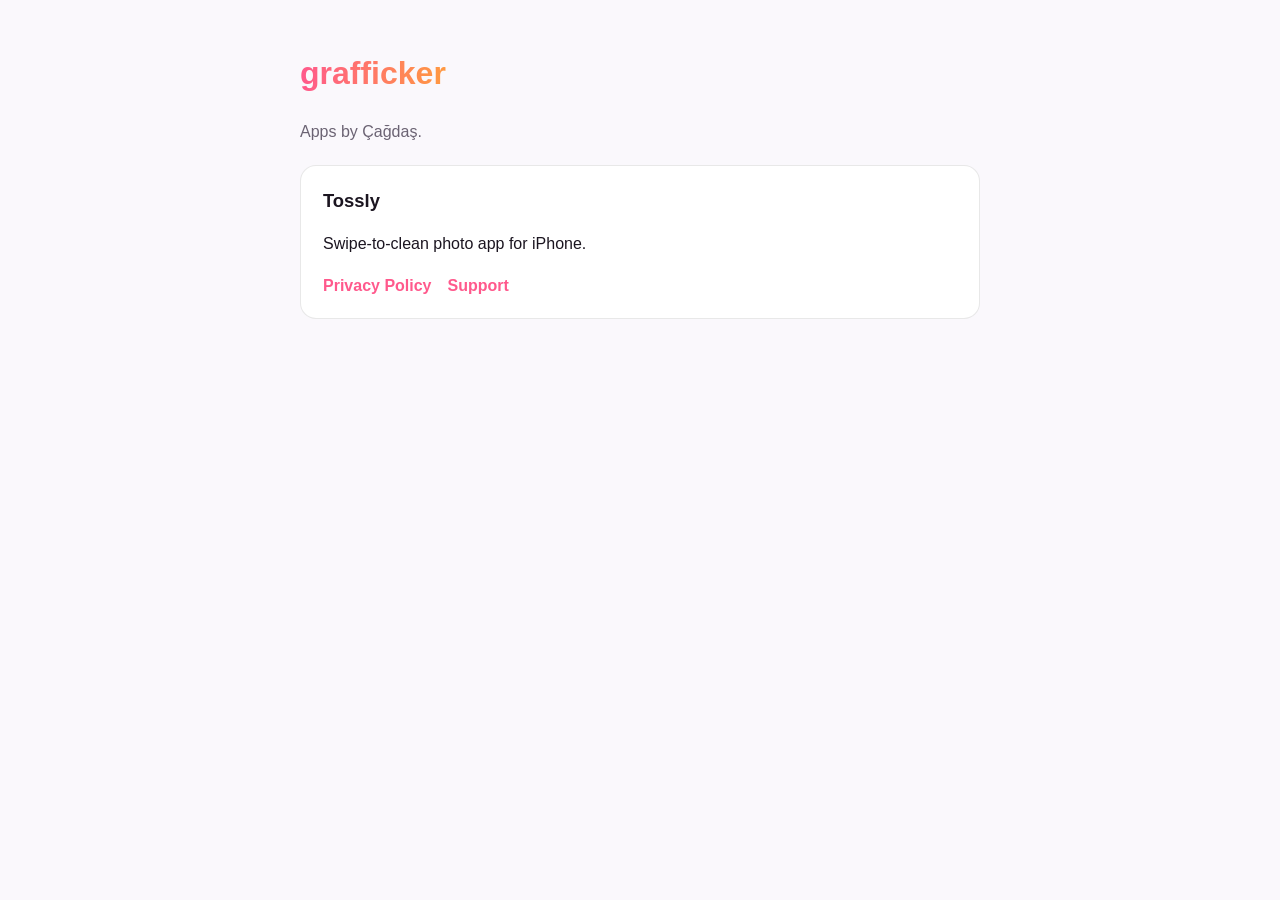
<file: index.html>
<!doctype html><html lang="en"><head><meta charset="utf-8"><meta name="viewport" content="width=device-width,initial-scale=1"><title>grafficker</title><link rel="stylesheet" href="_style.css"></head><body><main>
<h1>grafficker</h1><p class="muted">Apps by Çağdaş.</p>
<div class="card"><h2 style="margin-top:0">Tossly</h2><p>Swipe-to-clean photo app for iPhone.</p><nav><a href="tossly/privacy/">Privacy Policy</a><a href="tossly/support/">Support</a></nav></div>
</main></body></html>
</file>
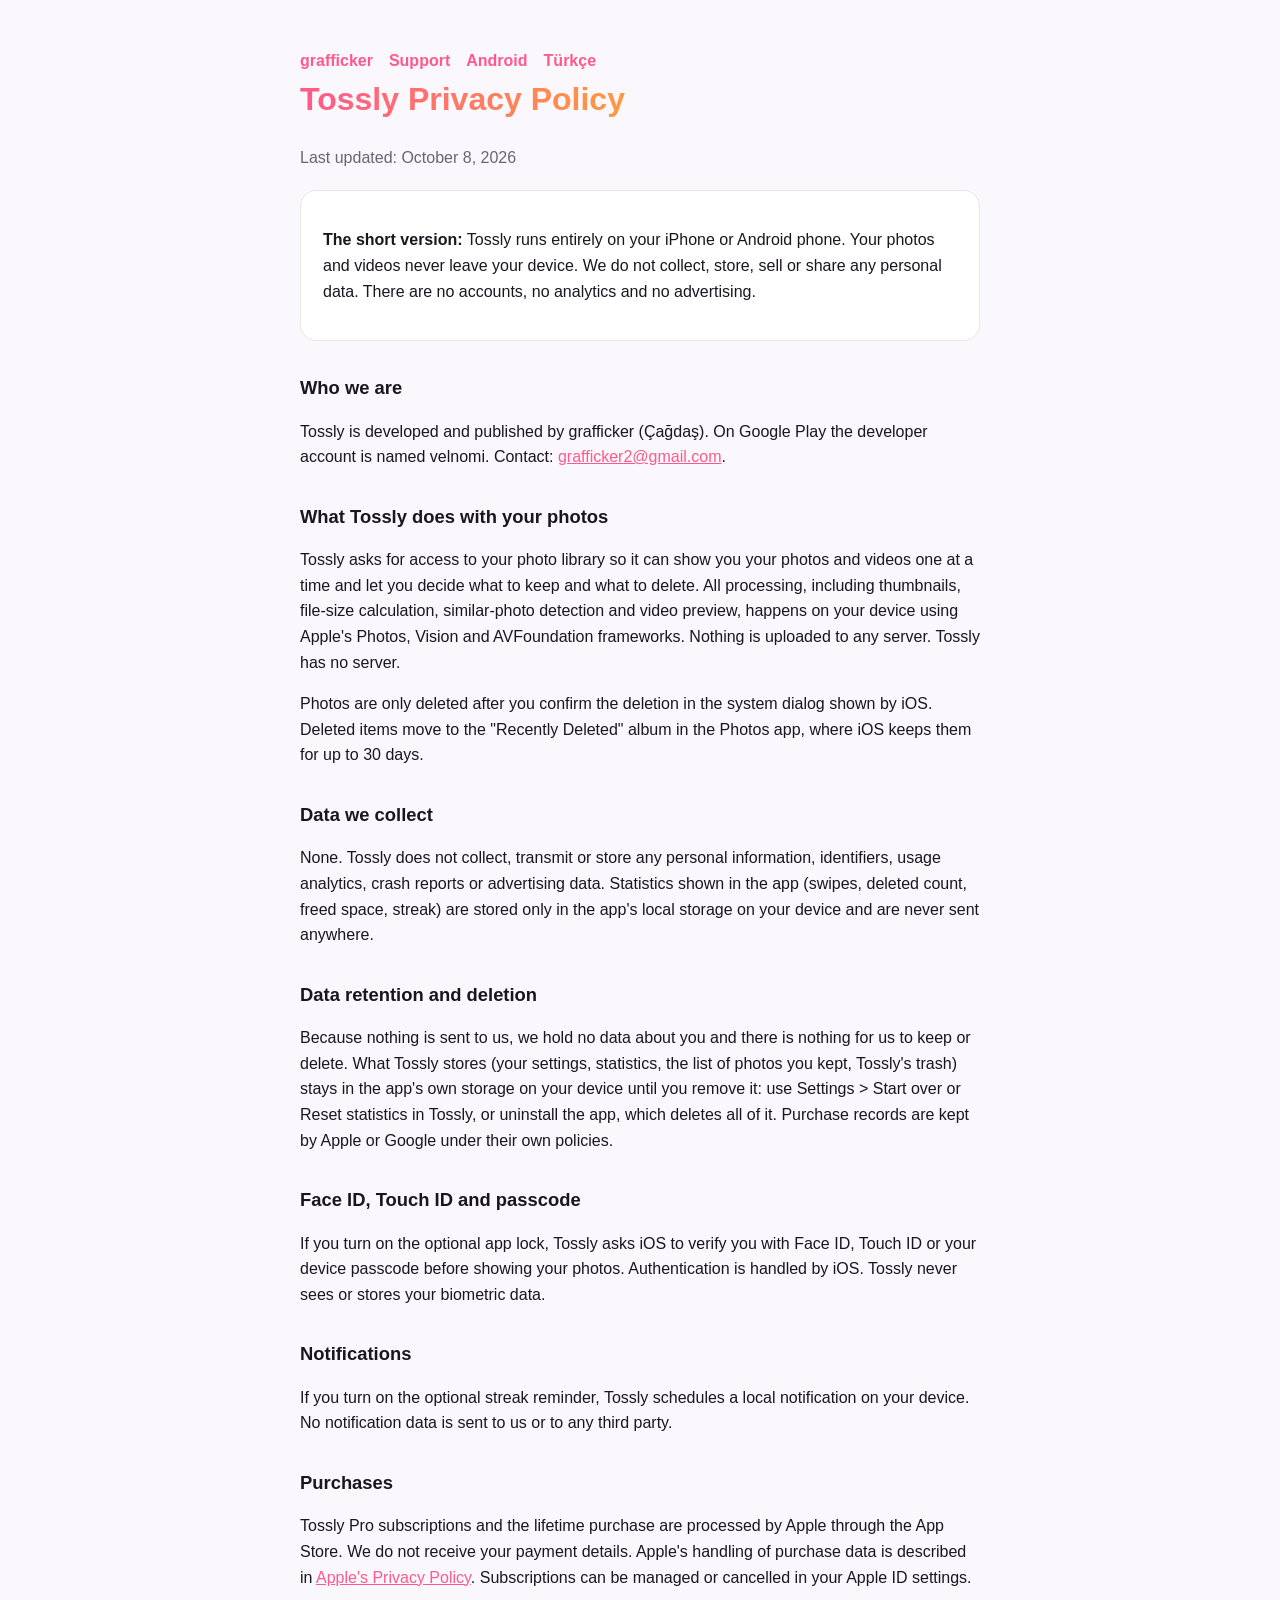
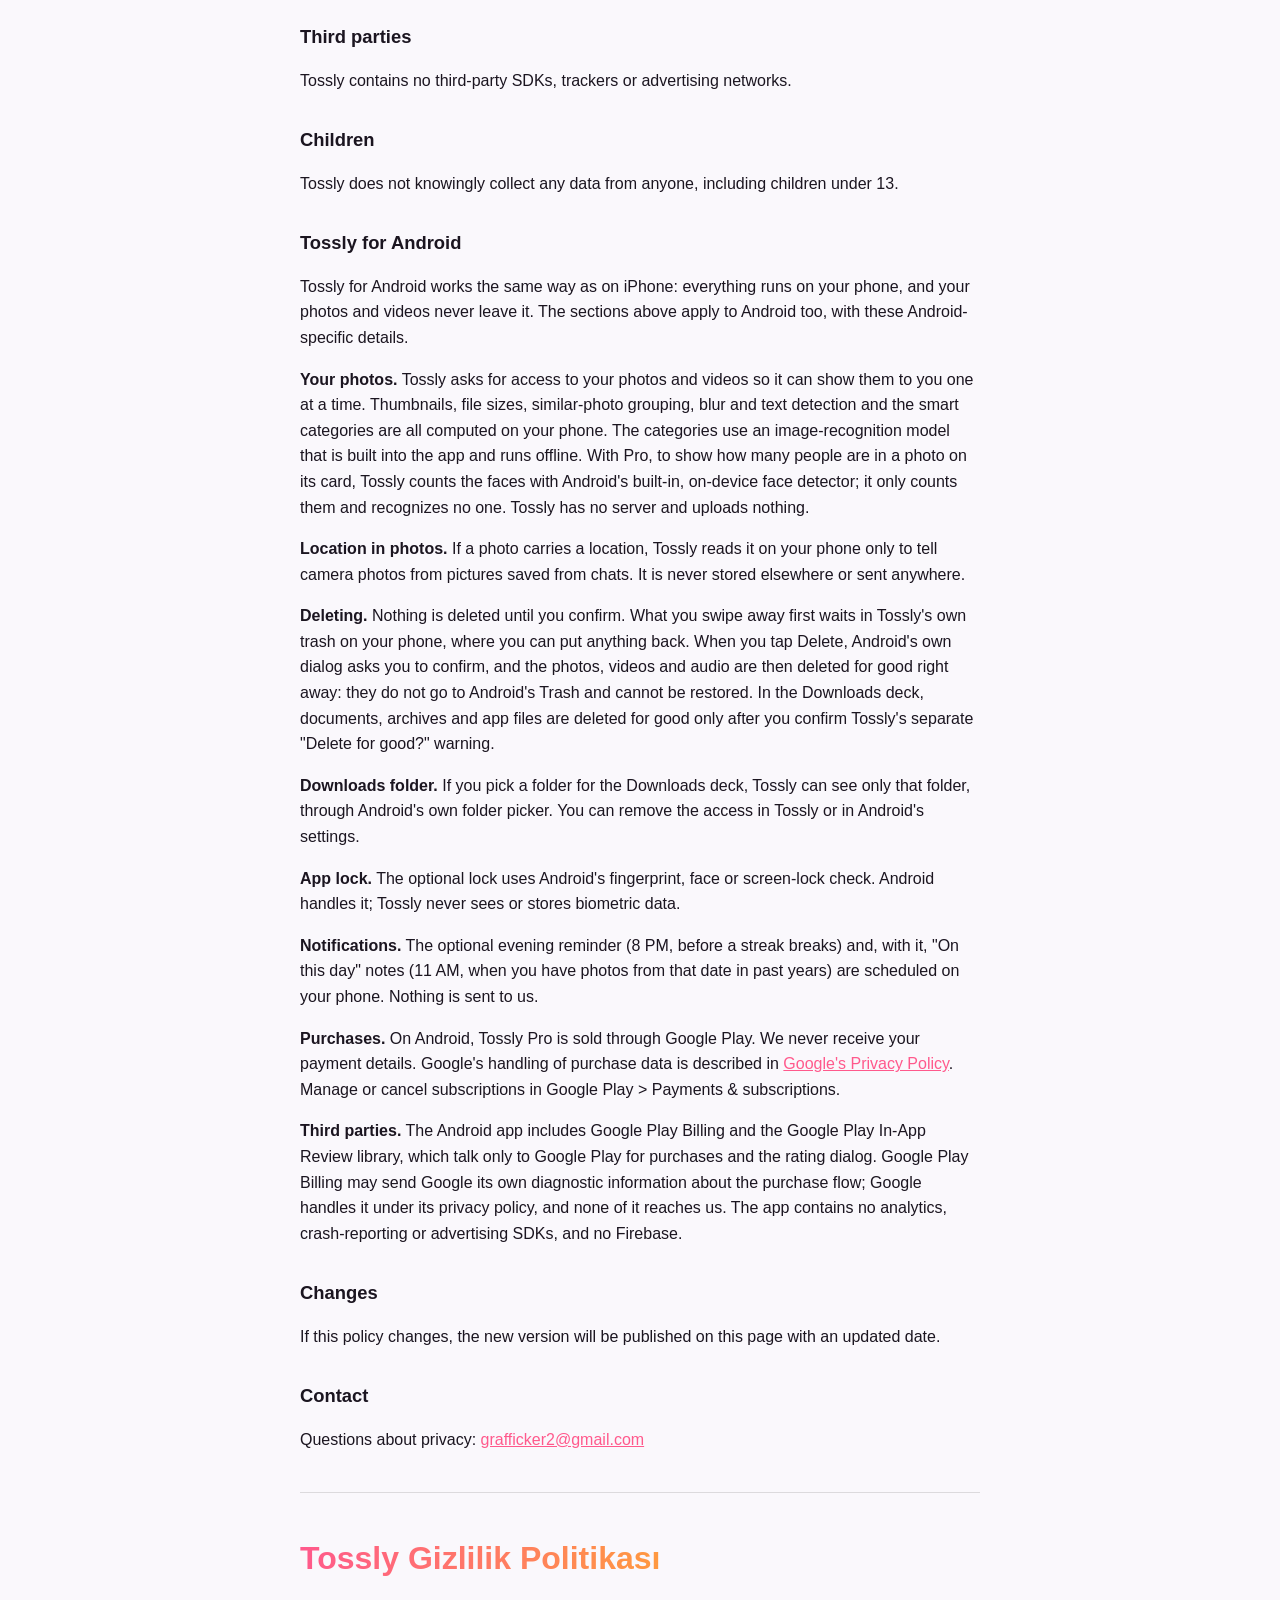
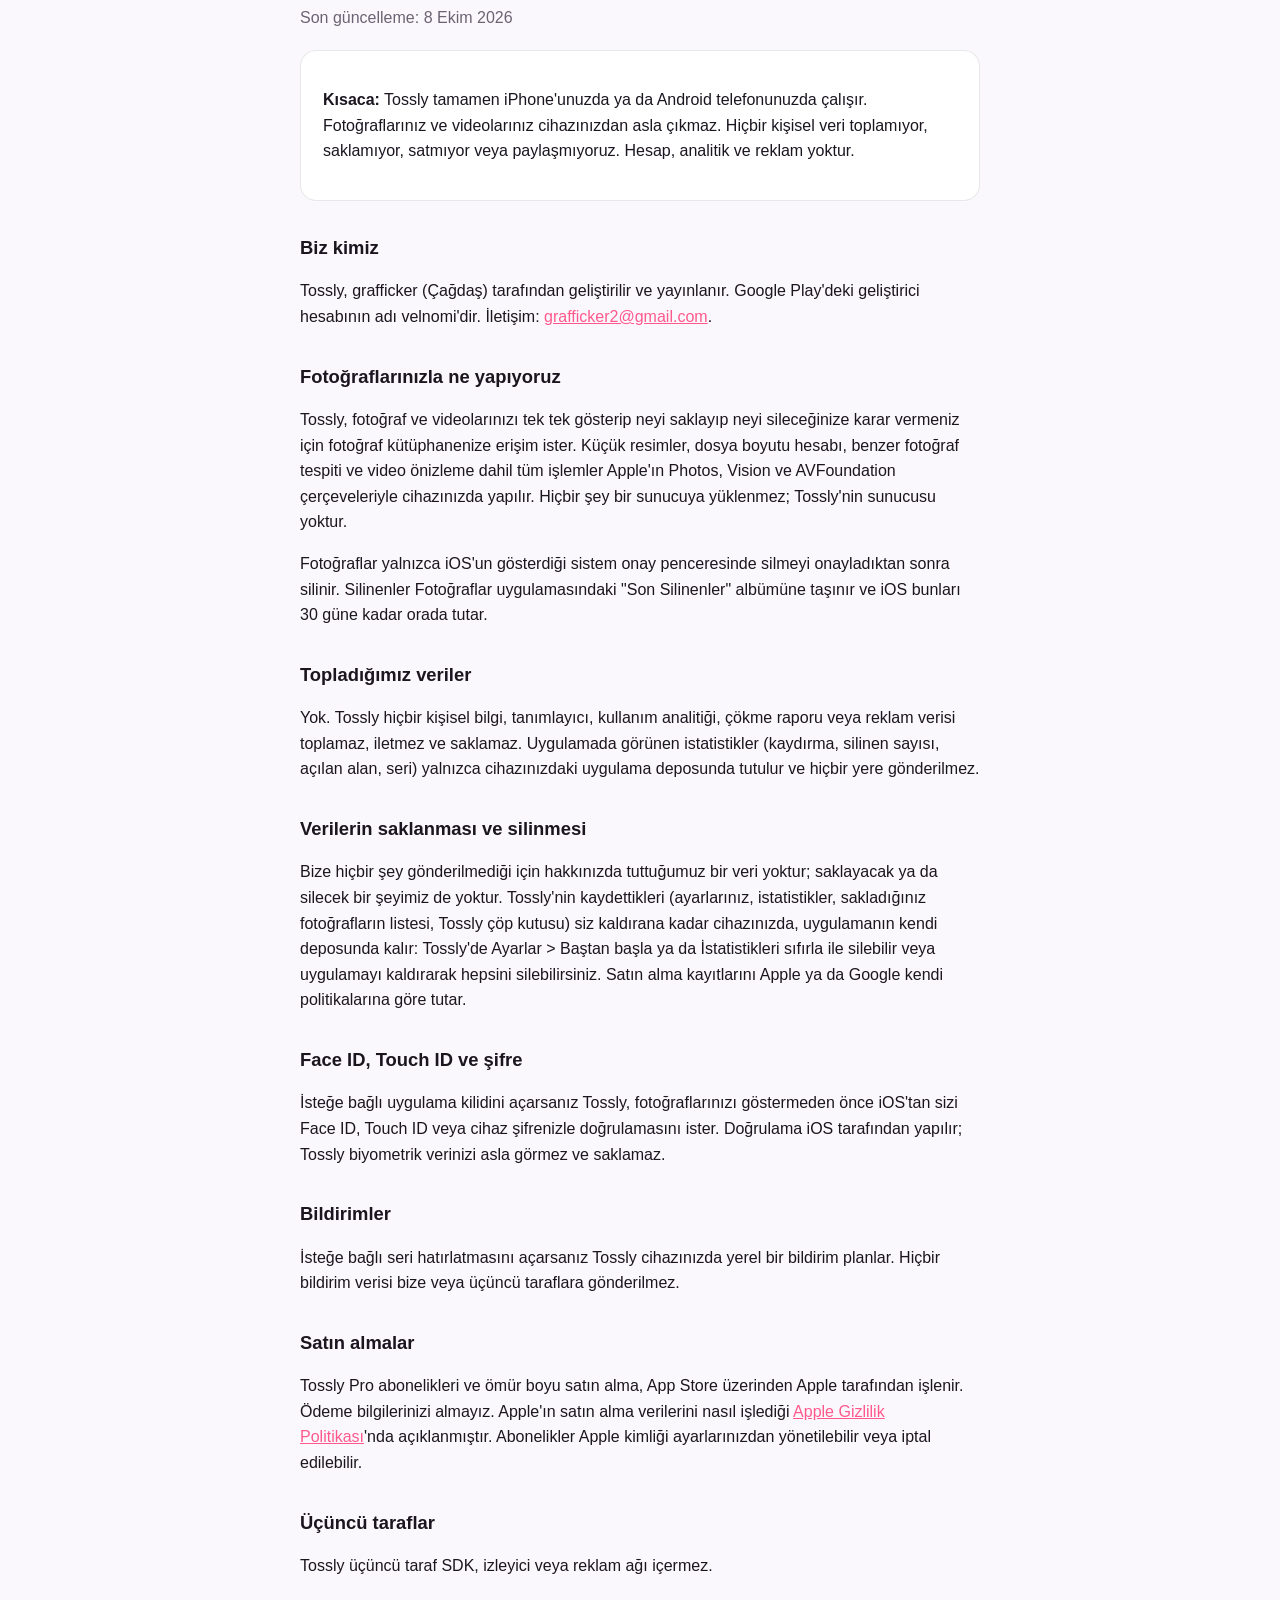
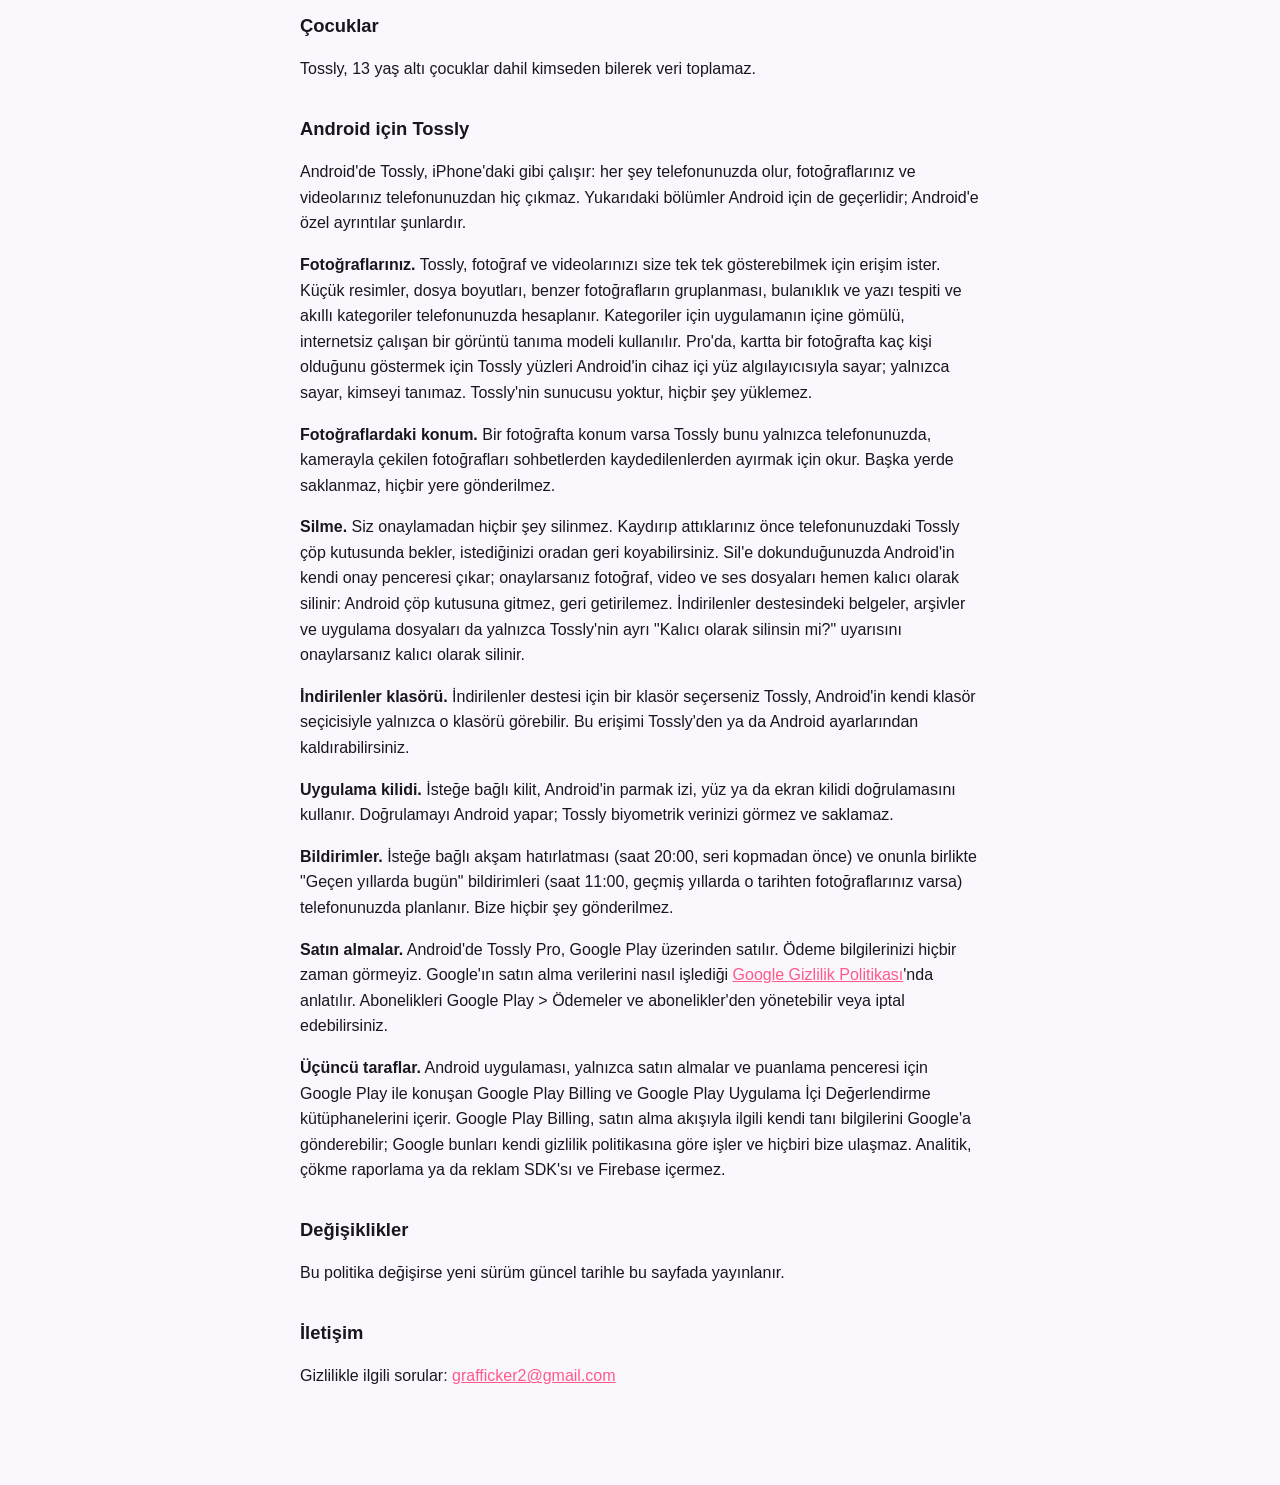
<file: tossly/privacy/index.html>
<!doctype html><html lang="en"><head><meta charset="utf-8"><meta name="viewport" content="width=device-width,initial-scale=1"><title>Tossly Privacy Policy</title><link rel="stylesheet" href="../../_style.css"></head><body><main>
<nav><a href="../../">grafficker</a><a href="../support/">Support</a><a href="#android">Android</a><a href="#tr">Türkçe</a></nav>
<h1>Tossly Privacy Policy</h1>
<p class="muted">Last updated: October 8, 2026</p>

<div class="card"><p><strong>The short version:</strong> Tossly runs entirely on your iPhone or Android phone. Your photos and videos never leave your device. We do not collect, store, sell or share any personal data. There are no accounts, no analytics and no advertising.</p></div>

<h2>Who we are</h2>
<p>Tossly is developed and published by grafficker (Çağdaş). On Google Play the developer account is named velnomi. Contact: <a href="mailto:grafficker2@gmail.com">grafficker2@gmail.com</a>.</p>

<h2>What Tossly does with your photos</h2>
<p>Tossly asks for access to your photo library so it can show you your photos and videos one at a time and let you decide what to keep and what to delete. All processing, including thumbnails, file-size calculation, similar-photo detection and video preview, happens on your device using Apple's Photos, Vision and AVFoundation frameworks. Nothing is uploaded to any server. Tossly has no server.</p>
<p>Photos are only deleted after you confirm the deletion in the system dialog shown by iOS. Deleted items move to the "Recently Deleted" album in the Photos app, where iOS keeps them for up to 30 days.</p>

<h2>Data we collect</h2>
<p>None. Tossly does not collect, transmit or store any personal information, identifiers, usage analytics, crash reports or advertising data. Statistics shown in the app (swipes, deleted count, freed space, streak) are stored only in the app's local storage on your device and are never sent anywhere.</p>

<h2>Data retention and deletion</h2>
<p>Because nothing is sent to us, we hold no data about you and there is nothing for us to keep or delete. What Tossly stores (your settings, statistics, the list of photos you kept, Tossly's trash) stays in the app's own storage on your device until you remove it: use Settings &gt; Start over or Reset statistics in Tossly, or uninstall the app, which deletes all of it. Purchase records are kept by Apple or Google under their own policies.</p>

<h2>Face ID, Touch ID and passcode</h2>
<p>If you turn on the optional app lock, Tossly asks iOS to verify you with Face ID, Touch ID or your device passcode before showing your photos. Authentication is handled by iOS. Tossly never sees or stores your biometric data.</p>

<h2>Notifications</h2>
<p>If you turn on the optional streak reminder, Tossly schedules a local notification on your device. No notification data is sent to us or to any third party.</p>

<h2>Purchases</h2>
<p>Tossly Pro subscriptions and the lifetime purchase are processed by Apple through the App Store. We do not receive your payment details. Apple's handling of purchase data is described in <a href="https://www.apple.com/legal/privacy/">Apple's Privacy Policy</a>. Subscriptions can be managed or cancelled in your Apple ID settings.</p>

<h2>Third parties</h2>
<p>Tossly contains no third-party SDKs, trackers or advertising networks.</p>

<h2>Children</h2>
<p>Tossly does not knowingly collect any data from anyone, including children under 13.</p>

<h2 id="android">Tossly for Android</h2>
<p>Tossly for Android works the same way as on iPhone: everything runs on your phone, and your photos and videos never leave it. The sections above apply to Android too, with these Android-specific details.</p>
<p><strong>Your photos.</strong> Tossly asks for access to your photos and videos so it can show them to you one at a time. Thumbnails, file sizes, similar-photo grouping, blur and text detection and the smart categories are all computed on your phone. The categories use an image-recognition model that is built into the app and runs offline. With Pro, to show how many people are in a photo on its card, Tossly counts the faces with Android's built-in, on-device face detector; it only counts them and recognizes no one. Tossly has no server and uploads nothing.</p>
<p><strong>Location in photos.</strong> If a photo carries a location, Tossly reads it on your phone only to tell camera photos from pictures saved from chats. It is never stored elsewhere or sent anywhere.</p>
<p><strong>Deleting.</strong> Nothing is deleted until you confirm. What you swipe away first waits in Tossly's own trash on your phone, where you can put anything back. When you tap Delete, Android's own dialog asks you to confirm, and the photos, videos and audio are then deleted for good right away: they do not go to Android's Trash and cannot be restored. In the Downloads deck, documents, archives and app files are deleted for good only after you confirm Tossly's separate "Delete for good?" warning.</p>
<p><strong>Downloads folder.</strong> If you pick a folder for the Downloads deck, Tossly can see only that folder, through Android's own folder picker. You can remove the access in Tossly or in Android's settings.</p>
<p><strong>App lock.</strong> The optional lock uses Android's fingerprint, face or screen-lock check. Android handles it; Tossly never sees or stores biometric data.</p>
<p><strong>Notifications.</strong> The optional evening reminder (8 PM, before a streak breaks) and, with it, "On this day" notes (11 AM, when you have photos from that date in past years) are scheduled on your phone. Nothing is sent to us.</p>
<p><strong>Purchases.</strong> On Android, Tossly Pro is sold through Google Play. We never receive your payment details. Google's handling of purchase data is described in <a href="https://policies.google.com/privacy">Google's Privacy Policy</a>. Manage or cancel subscriptions in Google Play &gt; Payments &amp; subscriptions.</p>
<p><strong>Third parties.</strong> The Android app includes Google Play Billing and the Google Play In-App Review library, which talk only to Google Play for purchases and the rating dialog. Google Play Billing may send Google its own diagnostic information about the purchase flow; Google handles it under its privacy policy, and none of it reaches us. The app contains no analytics, crash-reporting or advertising SDKs, and no Firebase.</p>

<h2>Changes</h2>
<p>If this policy changes, the new version will be published on this page with an updated date.</p>

<h2>Contact</h2>
<p>Questions about privacy: <a href="mailto:grafficker2@gmail.com">grafficker2@gmail.com</a></p>

<hr>
<h1 id="tr">Tossly Gizlilik Politikası</h1>
<p class="muted">Son güncelleme: 8 Ekim 2026</p>
<div class="card"><p><strong>Kısaca:</strong> Tossly tamamen iPhone'unuzda ya da Android telefonunuzda çalışır. Fotoğraflarınız ve videolarınız cihazınızdan asla çıkmaz. Hiçbir kişisel veri toplamıyor, saklamıyor, satmıyor veya paylaşmıyoruz. Hesap, analitik ve reklam yoktur.</p></div>
<h2>Biz kimiz</h2><p>Tossly, grafficker (Çağdaş) tarafından geliştirilir ve yayınlanır. Google Play'deki geliştirici hesabının adı velnomi'dir. İletişim: <a href="mailto:grafficker2@gmail.com">grafficker2@gmail.com</a>.</p>
<h2>Fotoğraflarınızla ne yapıyoruz</h2><p>Tossly, fotoğraf ve videolarınızı tek tek gösterip neyi saklayıp neyi sileceğinize karar vermeniz için fotoğraf kütüphanenize erişim ister. Küçük resimler, dosya boyutu hesabı, benzer fotoğraf tespiti ve video önizleme dahil tüm işlemler Apple'ın Photos, Vision ve AVFoundation çerçeveleriyle cihazınızda yapılır. Hiçbir şey bir sunucuya yüklenmez; Tossly'nin sunucusu yoktur.</p><p>Fotoğraflar yalnızca iOS'un gösterdiği sistem onay penceresinde silmeyi onayladıktan sonra silinir. Silinenler Fotoğraflar uygulamasındaki "Son Silinenler" albümüne taşınır ve iOS bunları 30 güne kadar orada tutar.</p>
<h2>Topladığımız veriler</h2><p>Yok. Tossly hiçbir kişisel bilgi, tanımlayıcı, kullanım analitiği, çökme raporu veya reklam verisi toplamaz, iletmez ve saklamaz. Uygulamada görünen istatistikler (kaydırma, silinen sayısı, açılan alan, seri) yalnızca cihazınızdaki uygulama deposunda tutulur ve hiçbir yere gönderilmez.</p>
<h2>Verilerin saklanması ve silinmesi</h2><p>Bize hiçbir şey gönderilmediği için hakkınızda tuttuğumuz bir veri yoktur; saklayacak ya da silecek bir şeyimiz de yoktur. Tossly'nin kaydettikleri (ayarlarınız, istatistikler, sakladığınız fotoğrafların listesi, Tossly çöp kutusu) siz kaldırana kadar cihazınızda, uygulamanın kendi deposunda kalır: Tossly'de Ayarlar &gt; Baştan başla ya da İstatistikleri sıfırla ile silebilir veya uygulamayı kaldırarak hepsini silebilirsiniz. Satın alma kayıtlarını Apple ya da Google kendi politikalarına göre tutar.</p>
<h2>Face ID, Touch ID ve şifre</h2><p>İsteğe bağlı uygulama kilidini açarsanız Tossly, fotoğraflarınızı göstermeden önce iOS'tan sizi Face ID, Touch ID veya cihaz şifrenizle doğrulamasını ister. Doğrulama iOS tarafından yapılır; Tossly biyometrik verinizi asla görmez ve saklamaz.</p>
<h2>Bildirimler</h2><p>İsteğe bağlı seri hatırlatmasını açarsanız Tossly cihazınızda yerel bir bildirim planlar. Hiçbir bildirim verisi bize veya üçüncü taraflara gönderilmez.</p>
<h2>Satın almalar</h2><p>Tossly Pro abonelikleri ve ömür boyu satın alma, App Store üzerinden Apple tarafından işlenir. Ödeme bilgilerinizi almayız. Apple'ın satın alma verilerini nasıl işlediği <a href="https://www.apple.com/legal/privacy/">Apple Gizlilik Politikası</a>'nda açıklanmıştır. Abonelikler Apple kimliği ayarlarınızdan yönetilebilir veya iptal edilebilir.</p>
<h2>Üçüncü taraflar</h2><p>Tossly üçüncü taraf SDK, izleyici veya reklam ağı içermez.</p>
<h2>Çocuklar</h2><p>Tossly, 13 yaş altı çocuklar dahil kimseden bilerek veri toplamaz.</p>
<h2 id="android-tr">Android için Tossly</h2><p>Android'de Tossly, iPhone'daki gibi çalışır: her şey telefonunuzda olur, fotoğraflarınız ve videolarınız telefonunuzdan hiç çıkmaz. Yukarıdaki bölümler Android için de geçerlidir; Android'e özel ayrıntılar şunlardır.</p>
<p><strong>Fotoğraflarınız.</strong> Tossly, fotoğraf ve videolarınızı size tek tek gösterebilmek için erişim ister. Küçük resimler, dosya boyutları, benzer fotoğrafların gruplanması, bulanıklık ve yazı tespiti ve akıllı kategoriler telefonunuzda hesaplanır. Kategoriler için uygulamanın içine gömülü, internetsiz çalışan bir görüntü tanıma modeli kullanılır. Pro'da, kartta bir fotoğrafta kaç kişi olduğunu göstermek için Tossly yüzleri Android'in cihaz içi yüz algılayıcısıyla sayar; yalnızca sayar, kimseyi tanımaz. Tossly'nin sunucusu yoktur, hiçbir şey yüklemez.</p>
<p><strong>Fotoğraflardaki konum.</strong> Bir fotoğrafta konum varsa Tossly bunu yalnızca telefonunuzda, kamerayla çekilen fotoğrafları sohbetlerden kaydedilenlerden ayırmak için okur. Başka yerde saklanmaz, hiçbir yere gönderilmez.</p>
<p><strong>Silme.</strong> Siz onaylamadan hiçbir şey silinmez. Kaydırıp attıklarınız önce telefonunuzdaki Tossly çöp kutusunda bekler, istediğinizi oradan geri koyabilirsiniz. Sil'e dokunduğunuzda Android'in kendi onay penceresi çıkar; onaylarsanız fotoğraf, video ve ses dosyaları hemen kalıcı olarak silinir: Android çöp kutusuna gitmez, geri getirilemez. İndirilenler destesindeki belgeler, arşivler ve uygulama dosyaları da yalnızca Tossly'nin ayrı "Kalıcı olarak silinsin mi?" uyarısını onaylarsanız kalıcı olarak silinir.</p>
<p><strong>İndirilenler klasörü.</strong> İndirilenler destesi için bir klasör seçerseniz Tossly, Android'in kendi klasör seçicisiyle yalnızca o klasörü görebilir. Bu erişimi Tossly'den ya da Android ayarlarından kaldırabilirsiniz.</p>
<p><strong>Uygulama kilidi.</strong> İsteğe bağlı kilit, Android'in parmak izi, yüz ya da ekran kilidi doğrulamasını kullanır. Doğrulamayı Android yapar; Tossly biyometrik verinizi görmez ve saklamaz.</p>
<p><strong>Bildirimler.</strong> İsteğe bağlı akşam hatırlatması (saat 20:00, seri kopmadan önce) ve onunla birlikte "Geçen yıllarda bugün" bildirimleri (saat 11:00, geçmiş yıllarda o tarihten fotoğraflarınız varsa) telefonunuzda planlanır. Bize hiçbir şey gönderilmez.</p>
<p><strong>Satın almalar.</strong> Android'de Tossly Pro, Google Play üzerinden satılır. Ödeme bilgilerinizi hiçbir zaman görmeyiz. Google'ın satın alma verilerini nasıl işlediği <a href="https://policies.google.com/privacy">Google Gizlilik Politikası</a>'nda anlatılır. Abonelikleri Google Play &gt; Ödemeler ve abonelikler'den yönetebilir veya iptal edebilirsiniz.</p>
<p><strong>Üçüncü taraflar.</strong> Android uygulaması, yalnızca satın almalar ve puanlama penceresi için Google Play ile konuşan Google Play Billing ve Google Play Uygulama İçi Değerlendirme kütüphanelerini içerir. Google Play Billing, satın alma akışıyla ilgili kendi tanı bilgilerini Google'a gönderebilir; Google bunları kendi gizlilik politikasına göre işler ve hiçbiri bize ulaşmaz. Analitik, çökme raporlama ya da reklam SDK'sı ve Firebase içermez.</p>
<h2>Değişiklikler</h2><p>Bu politika değişirse yeni sürüm güncel tarihle bu sayfada yayınlanır.</p>
<h2>İletişim</h2><p>Gizlilikle ilgili sorular: <a href="mailto:grafficker2@gmail.com">grafficker2@gmail.com</a></p>
</main></body></html>
</file>
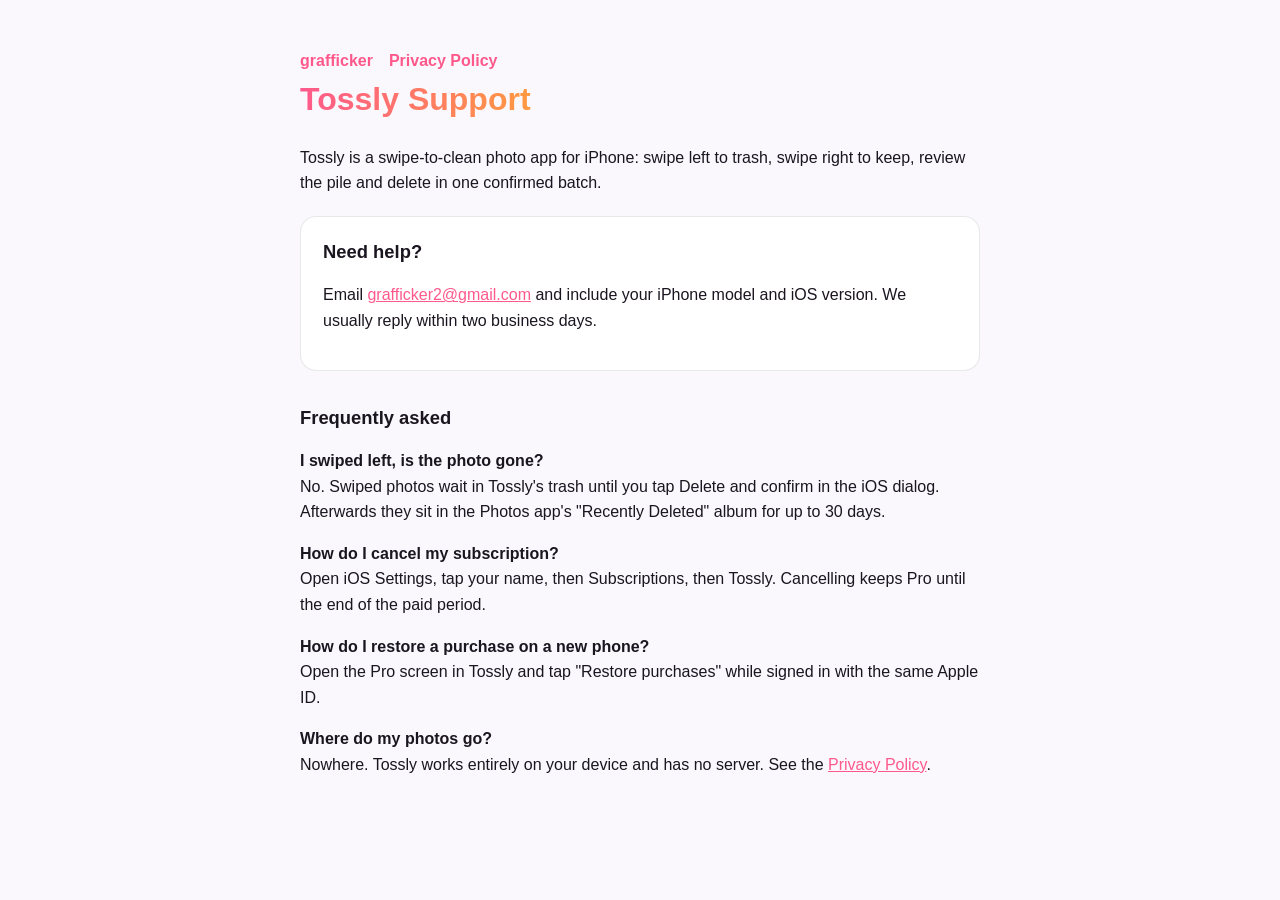
<file: tossly/support/index.html>
<!doctype html><html lang="en"><head><meta charset="utf-8"><meta name="viewport" content="width=device-width,initial-scale=1"><title>Tossly Support</title><link rel="stylesheet" href="../../_style.css"></head><body><main>
<nav><a href="../../">grafficker</a><a href="../privacy/">Privacy Policy</a></nav>
<h1>Tossly Support</h1>
<p>Tossly is a swipe-to-clean photo app for iPhone: swipe left to trash, swipe right to keep, review the pile and delete in one confirmed batch.</p>
<div class="card"><h2 style="margin-top:0">Need help?</h2><p>Email <a href="mailto:grafficker2@gmail.com?subject=Tossly%20support">grafficker2@gmail.com</a> and include your iPhone model and iOS version. We usually reply within two business days.</p></div>
<h2>Frequently asked</h2>
<p><strong>I swiped left, is the photo gone?</strong><br>No. Swiped photos wait in Tossly's trash until you tap Delete and confirm in the iOS dialog. Afterwards they sit in the Photos app's "Recently Deleted" album for up to 30 days.</p>
<p><strong>How do I cancel my subscription?</strong><br>Open iOS Settings, tap your name, then Subscriptions, then Tossly. Cancelling keeps Pro until the end of the paid period.</p>
<p><strong>How do I restore a purchase on a new phone?</strong><br>Open the Pro screen in Tossly and tap "Restore purchases" while signed in with the same Apple ID.</p>
<p><strong>Where do my photos go?</strong><br>Nowhere. Tossly works entirely on your device and has no server. See the <a href="../privacy/">Privacy Policy</a>.</p>
</main></body></html>
</file>
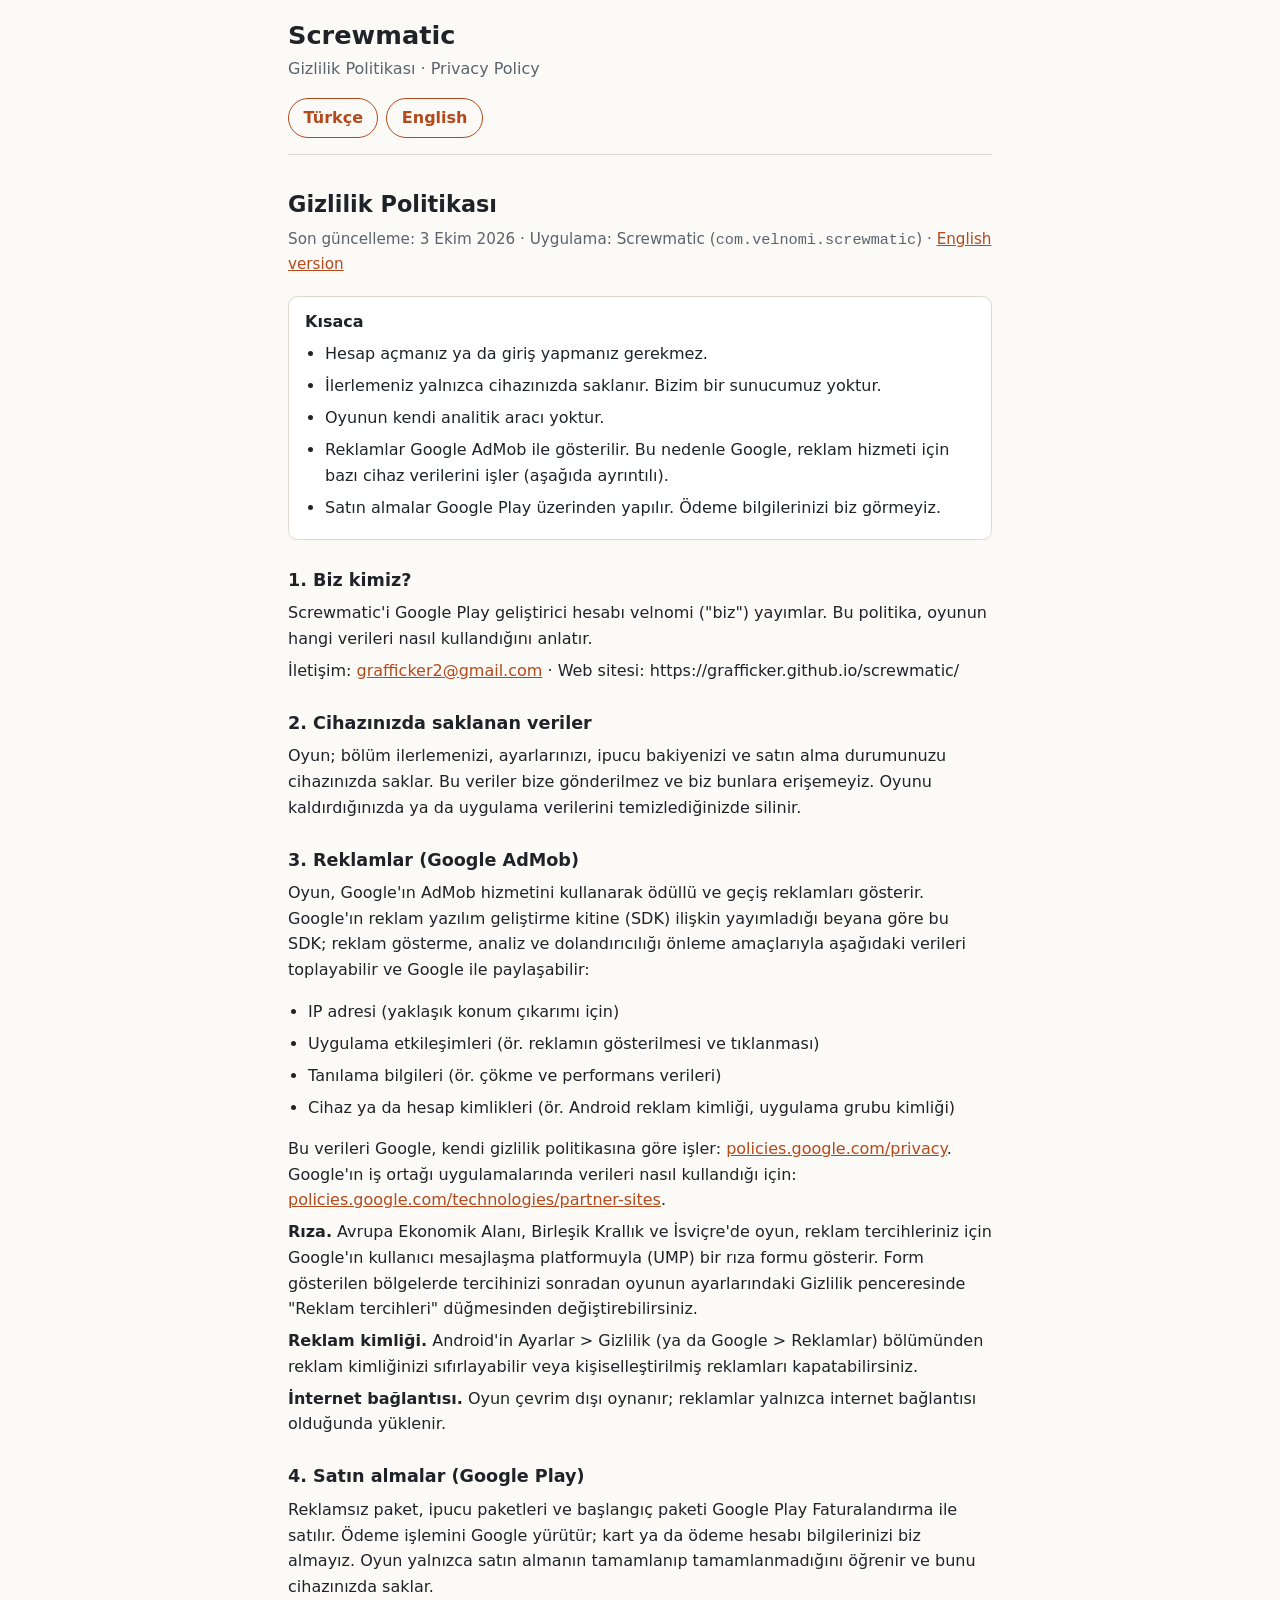
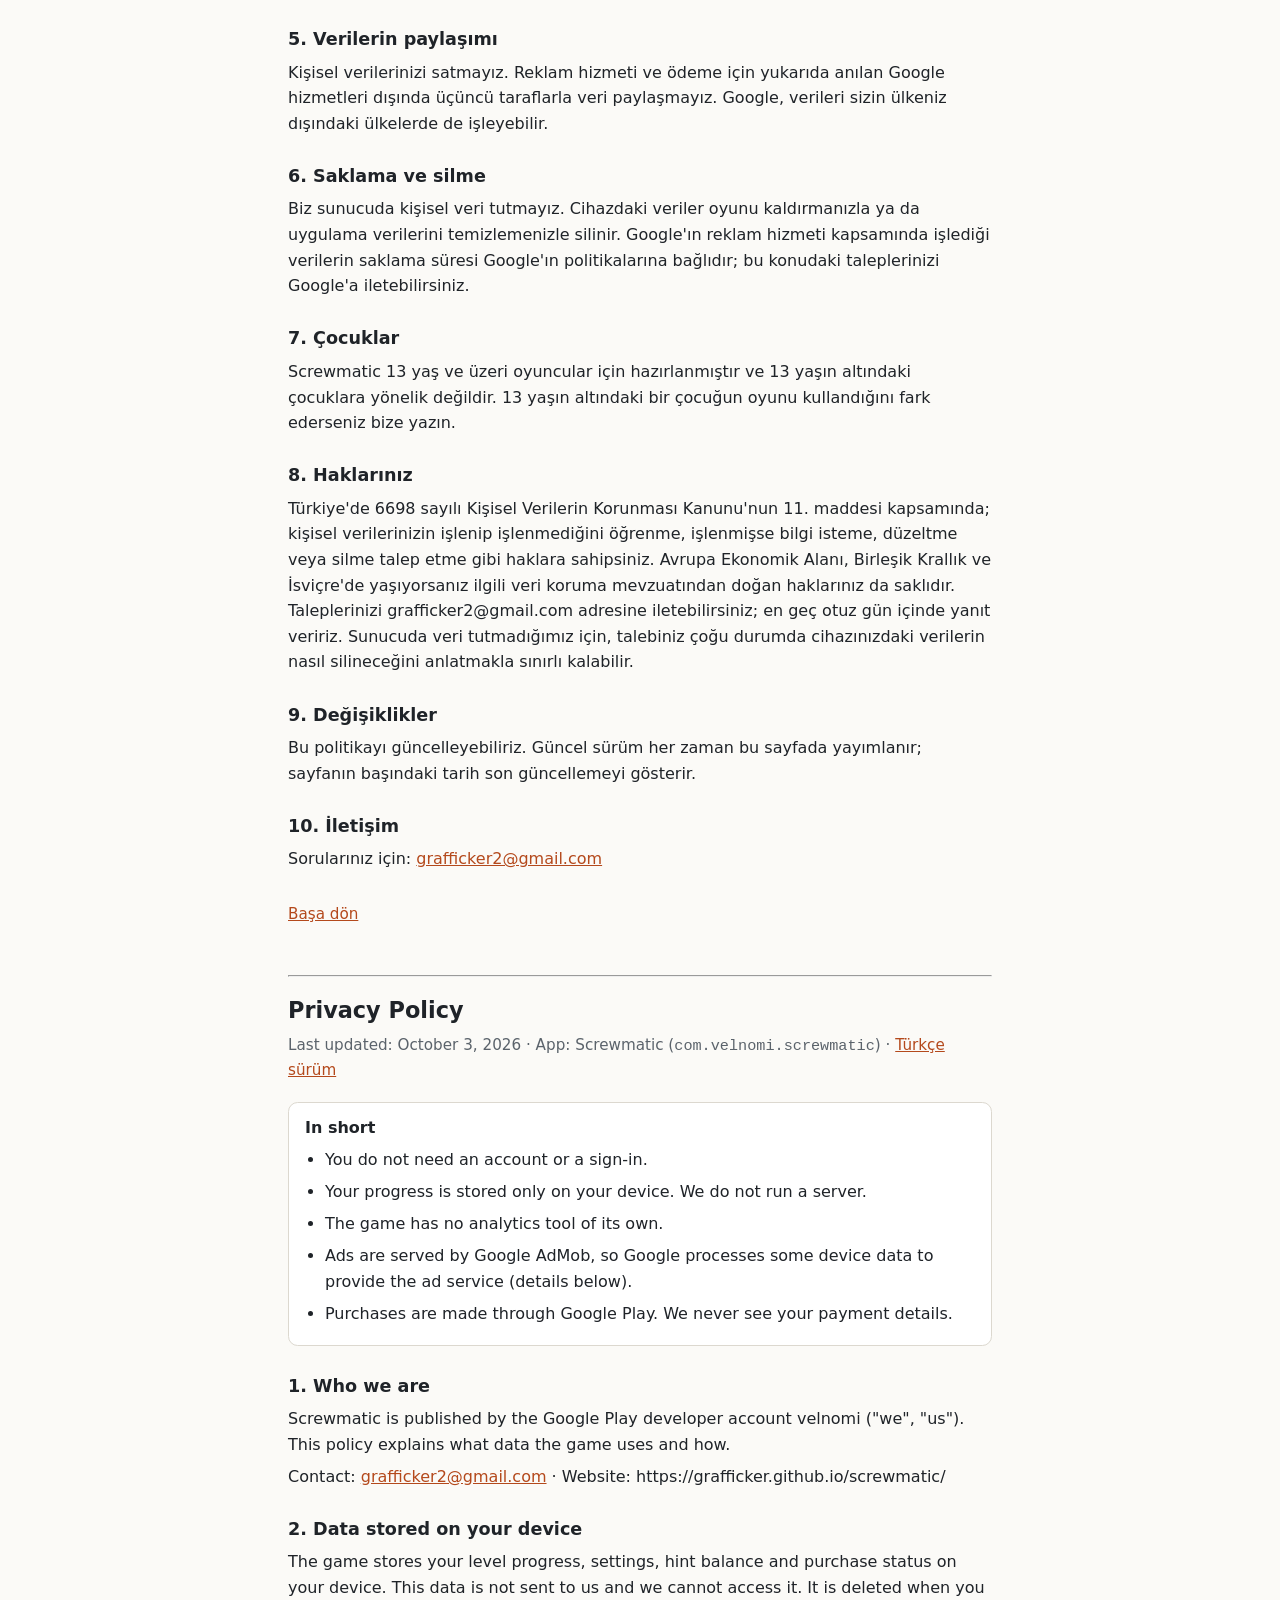
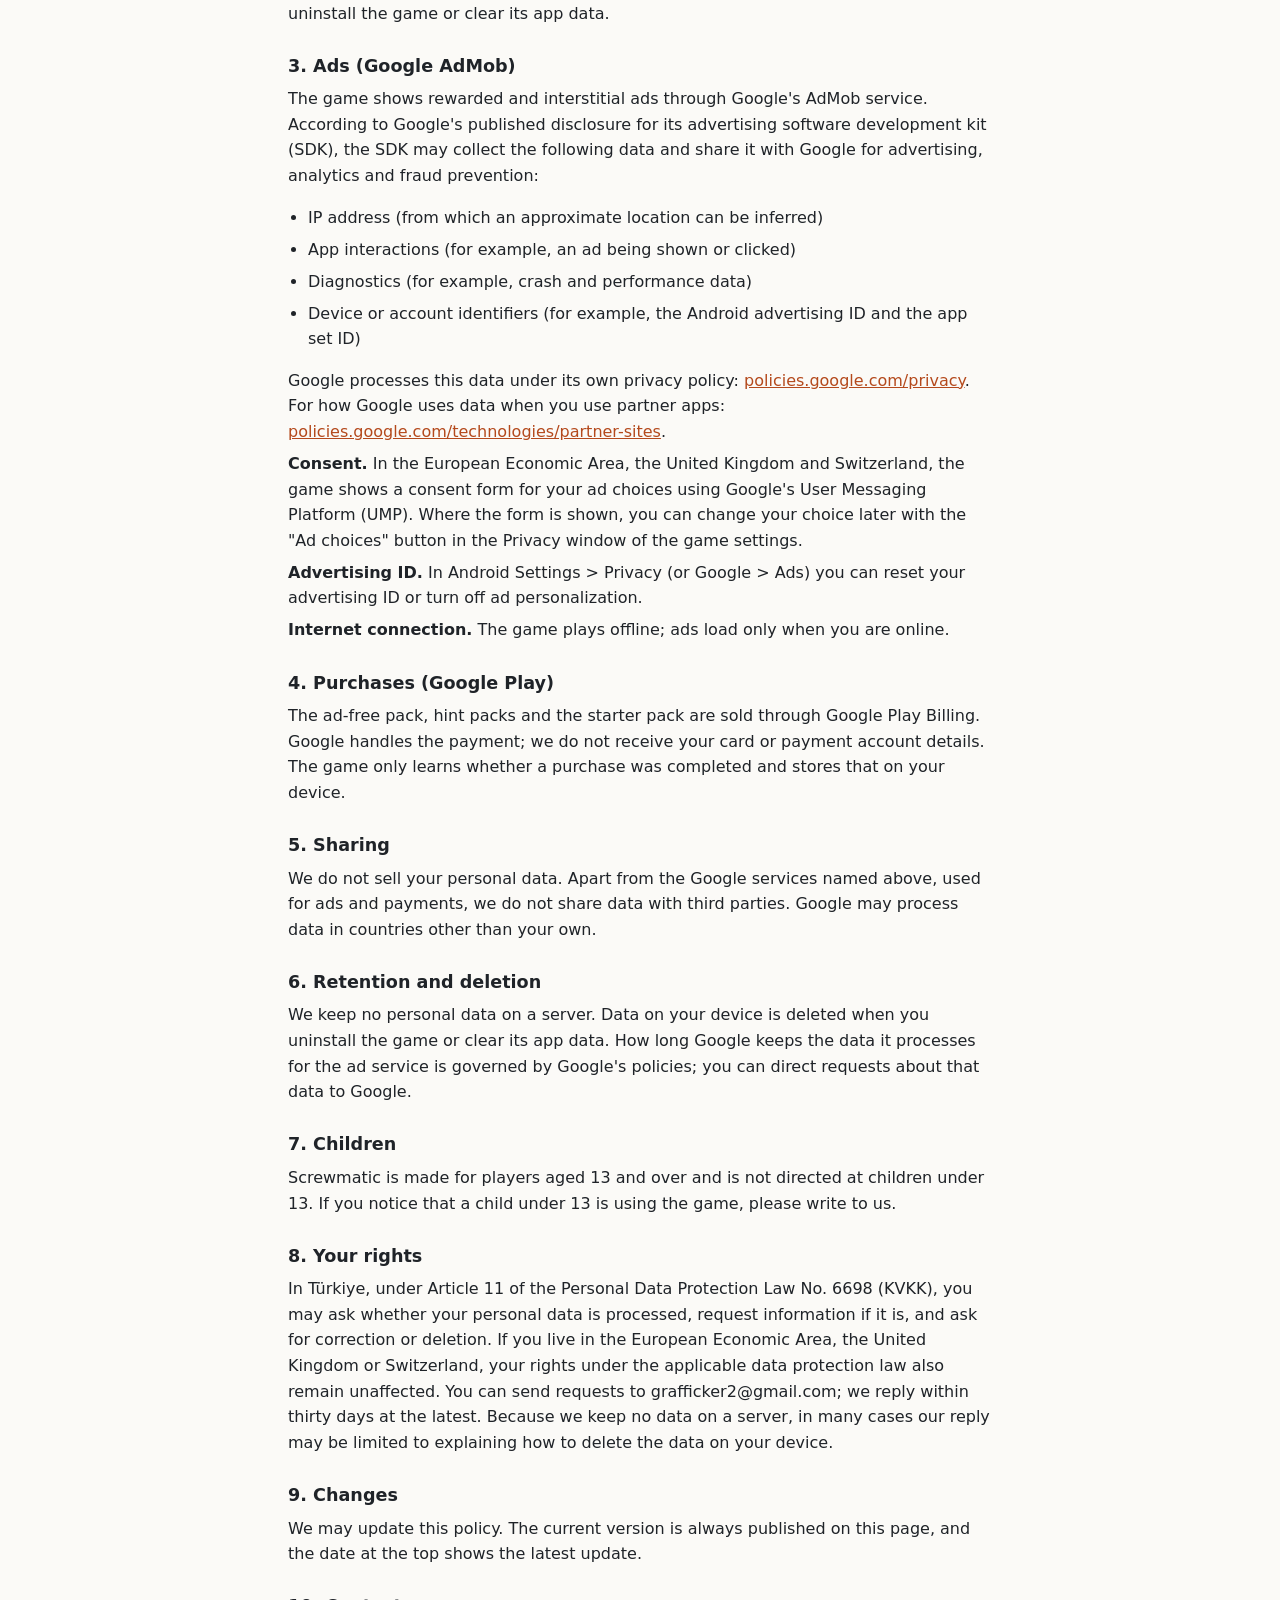
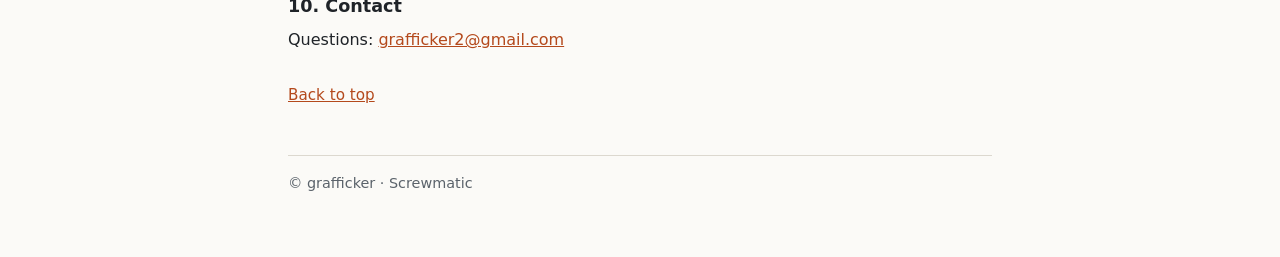
<file: screwmatic/privacy.html>
<!DOCTYPE html>
<html lang="tr">
<head>
<meta charset="utf-8">
<meta name="viewport" content="width=device-width, initial-scale=1">
<title>Screwmatic - Gizlilik Politikası / Privacy Policy</title>
<meta name="description" content="Screwmatic gizlilik politikası (Türkçe ve İngilizce) / Screwmatic privacy policy (Turkish and English).">
<style>
  :root {
    --bg: #fbfaf7;
    --fg: #1f2328;
    --muted: #5b636b;
    --card: #ffffff;
    --line: #dcd8cf;
    --accent: #b4491c;
    --accent-fg: #ffffff;
  }
  @media (prefers-color-scheme: dark) {
    :root {
      --bg: #16181b;
      --fg: #e8e6e1;
      --muted: #9aa1a8;
      --card: #1f2226;
      --line: #34383d;
      --accent: #e08a5f;
      --accent-fg: #16181b;
    }
  }
  * { box-sizing: border-box; }
  html { scroll-behavior: smooth; }
  body {
    margin: 0;
    background: var(--bg);
    color: var(--fg);
    font-family: system-ui, -apple-system, "Segoe UI", Roboto, "Helvetica Neue", Arial, sans-serif;
    line-height: 1.6;
  }
  .wrap { max-width: 46rem; margin: 0 auto; padding: 1.25rem 1rem 4rem; }
  header.top { padding-bottom: 1rem; border-bottom: 1px solid var(--line); margin-bottom: 1.5rem; }
  header.top h1 { margin: 0 0 .25rem; font-size: 1.6rem; line-height: 1.25; }
  header.top p { margin: 0; color: var(--muted); }
  nav.lang { display: flex; gap: .5rem; margin: 1rem 0 0; flex-wrap: wrap; }
  nav.lang a {
    display: inline-block; padding: .4rem .9rem; border: 1px solid var(--accent);
    border-radius: 999px; color: var(--accent); text-decoration: none; font-weight: 600;
  }
  nav.lang a:hover, nav.lang a:focus-visible { background: var(--accent); color: var(--accent-fg); }
  section.doc { margin: 0 0 3rem; padding-top: .5rem; }
  section.doc > h2 { font-size: 1.4rem; margin: 0 0 .25rem; }
  .meta { color: var(--muted); margin: 0 0 1.25rem; font-size: .95rem; }
  h3 { font-size: 1.1rem; margin: 1.6rem 0 .4rem; }
  p, li { margin: .4rem 0; }
  ul { padding-left: 1.25rem; }
  .summary {
    background: var(--card); border: 1px solid var(--line); border-radius: .6rem;
    padding: .75rem 1rem; margin: 0 0 1rem;
  }
  .summary ul { margin: .25rem 0; }
  table { width: 100%; border-collapse: collapse; margin: .75rem 0; font-size: .95rem; background: var(--card); }
  th, td { border: 1px solid var(--line); padding: .45rem .6rem; text-align: left; vertical-align: top; }
  th { background: color-mix(in srgb, var(--line) 45%, transparent); }
  a { color: var(--accent); }
  .back { display: inline-block; margin-top: 1.5rem; font-size: .95rem; }
  footer { color: var(--muted); font-size: .9rem; border-top: 1px solid var(--line); padding-top: 1rem; }
  @media (max-width: 30rem) {
    table, thead, tbody, tr, th, td { display: block; }
    thead { display: none; }
    tr { margin-bottom: .6rem; border: 1px solid var(--line); }
    td { border: 0; border-bottom: 1px solid var(--line); }
    td:last-child { border-bottom: 0; }
  }
</style>
</head>
<body>
<div class="wrap" id="top">

<header class="top">
  <h1>Screwmatic</h1>
  <p>Gizlilik Politikası &middot; Privacy Policy</p>
  <nav class="lang" aria-label="Dil / Language">
    <a href="#tr" hreflang="tr">Türkçe</a>
    <a href="#en" hreflang="en">English</a>
  </nav>
</header>

<!-- ===================== TÜRKÇE ===================== -->
<section class="doc" id="tr" lang="tr">
  <h2>Gizlilik Politikası</h2>
  <p class="meta">Son güncelleme: 3 Ekim 2026 &middot; Uygulama: Screwmatic (<code>com.velnomi.screwmatic</code>) &middot; <a href="#en" hreflang="en">English version</a></p>

  <div class="summary">
    <strong>Kısaca</strong>
    <ul>
      <li>Hesap açmanız ya da giriş yapmanız gerekmez.</li>
      <li>İlerlemeniz yalnızca cihazınızda saklanır. Bizim bir sunucumuz yoktur.</li>
      <li>Oyunun kendi analitik aracı yoktur.</li>
      <li>Reklamlar Google AdMob ile gösterilir. Bu nedenle Google, reklam hizmeti için bazı cihaz verilerini işler (aşağıda ayrıntılı).</li>
      <li>Satın almalar Google Play üzerinden yapılır. Ödeme bilgilerinizi biz görmeyiz.</li>
    </ul>
  </div>

  <h3>1. Biz kimiz?</h3>
  <p>Screwmatic'i Google Play geliştirici hesabı velnomi ("biz") yayımlar. Bu politika, oyunun hangi verileri nasıl kullandığını anlatır.</p>
  <p>İletişim: <a href="mailto:grafficker2@gmail.com">grafficker2@gmail.com</a> &middot; Web sitesi: https://grafficker.github.io/screwmatic/</p>

  <h3>2. Cihazınızda saklanan veriler</h3>
  <p>Oyun; bölüm ilerlemenizi, ayarlarınızı, ipucu bakiyenizi ve satın alma durumunuzu cihazınızda saklar. Bu veriler bize gönderilmez ve biz bunlara erişemeyiz. Oyunu kaldırdığınızda ya da uygulama verilerini temizlediğinizde silinir.</p>

  <h3>3. Reklamlar (Google AdMob)</h3>
  <p>Oyun, Google'ın AdMob hizmetini kullanarak ödüllü ve geçiş reklamları gösterir. Google'ın reklam yazılım geliştirme kitine (SDK) ilişkin yayımladığı beyana göre bu SDK; reklam gösterme, analiz ve dolandırıcılığı önleme amaçlarıyla aşağıdaki verileri toplayabilir ve Google ile paylaşabilir:</p>
  <ul>
    <li>IP adresi (yaklaşık konum çıkarımı için)</li>
    <li>Uygulama etkileşimleri (ör. reklamın gösterilmesi ve tıklanması)</li>
    <li>Tanılama bilgileri (ör. çökme ve performans verileri)</li>
    <li>Cihaz ya da hesap kimlikleri (ör. Android reklam kimliği, uygulama grubu kimliği)</li>
  </ul>
  <p>Bu verileri Google, kendi gizlilik politikasına göre işler: <a href="https://policies.google.com/privacy" rel="noopener">policies.google.com/privacy</a>. Google'ın iş ortağı uygulamalarında verileri nasıl kullandığı için: <a href="https://policies.google.com/technologies/partner-sites" rel="noopener">policies.google.com/technologies/partner-sites</a>.</p>
  <p><strong>Rıza.</strong> Avrupa Ekonomik Alanı, Birleşik Krallık ve İsviçre'de oyun, reklam tercihleriniz için Google'ın kullanıcı mesajlaşma platformuyla (UMP) bir rıza formu gösterir. Form gösterilen bölgelerde tercihinizi sonradan oyunun ayarlarındaki Gizlilik penceresinde "Reklam tercihleri" düğmesinden değiştirebilirsiniz.</p>
  <p><strong>Reklam kimliği.</strong> Android'in Ayarlar &gt; Gizlilik (ya da Google &gt; Reklamlar) bölümünden reklam kimliğinizi sıfırlayabilir veya kişiselleştirilmiş reklamları kapatabilirsiniz.</p>
  <p><strong>İnternet bağlantısı.</strong> Oyun çevrim dışı oynanır; reklamlar yalnızca internet bağlantısı olduğunda yüklenir.</p>

  <h3>4. Satın almalar (Google Play)</h3>
  <p>Reklamsız paket, ipucu paketleri ve başlangıç paketi Google Play Faturalandırma ile satılır. Ödeme işlemini Google yürütür; kart ya da ödeme hesabı bilgilerinizi biz almayız. Oyun yalnızca satın almanın tamamlanıp tamamlanmadığını öğrenir ve bunu cihazınızda saklar.</p>

  <h3>5. Verilerin paylaşımı</h3>
  <p>Kişisel verilerinizi satmayız. Reklam hizmeti ve ödeme için yukarıda anılan Google hizmetleri dışında üçüncü taraflarla veri paylaşmayız. Google, verileri sizin ülkeniz dışındaki ülkelerde de işleyebilir.</p>

  <h3>6. Saklama ve silme</h3>
  <p>Biz sunucuda kişisel veri tutmayız. Cihazdaki veriler oyunu kaldırmanızla ya da uygulama verilerini temizlemenizle silinir. Google'ın reklam hizmeti kapsamında işlediği verilerin saklama süresi Google'ın politikalarına bağlıdır; bu konudaki taleplerinizi Google'a iletebilirsiniz.</p>

  <h3>7. Çocuklar</h3>
  <p>Screwmatic 13 yaş ve üzeri oyuncular için hazırlanmıştır ve 13 yaşın altındaki çocuklara yönelik değildir. 13 yaşın altındaki bir çocuğun oyunu kullandığını fark ederseniz bize yazın.</p>

  <h3>8. Haklarınız</h3>
  <p>Türkiye'de 6698 sayılı Kişisel Verilerin Korunması Kanunu'nun 11. maddesi kapsamında; kişisel verilerinizin işlenip işlenmediğini öğrenme, işlenmişse bilgi isteme, düzeltme veya silme talep etme gibi haklara sahipsiniz. Avrupa Ekonomik Alanı, Birleşik Krallık ve İsviçre'de yaşıyorsanız ilgili veri koruma mevzuatından doğan haklarınız da saklıdır. Taleplerinizi grafficker2@gmail.com adresine iletebilirsiniz; en geç otuz gün içinde yanıt veririz. Sunucuda veri tutmadığımız için, talebiniz çoğu durumda cihazınızdaki verilerin nasıl silineceğini anlatmakla sınırlı kalabilir.</p>

  <h3>9. Değişiklikler</h3>
  <p>Bu politikayı güncelleyebiliriz. Güncel sürüm her zaman bu sayfada yayımlanır; sayfanın başındaki tarih son güncellemeyi gösterir.</p>

  <h3>10. İletişim</h3>
  <p>Sorularınız için: <a href="mailto:grafficker2@gmail.com">grafficker2@gmail.com</a></p>

  <a class="back" href="#top">Başa dön</a>
</section>

<hr>

<!-- ===================== ENGLISH ===================== -->
<section class="doc" id="en" lang="en">
  <h2>Privacy Policy</h2>
  <p class="meta">Last updated: October 3, 2026 &middot; App: Screwmatic (<code>com.velnomi.screwmatic</code>) &middot; <a href="#tr" hreflang="tr">Türkçe sürüm</a></p>

  <div class="summary">
    <strong>In short</strong>
    <ul>
      <li>You do not need an account or a sign-in.</li>
      <li>Your progress is stored only on your device. We do not run a server.</li>
      <li>The game has no analytics tool of its own.</li>
      <li>Ads are served by Google AdMob, so Google processes some device data to provide the ad service (details below).</li>
      <li>Purchases are made through Google Play. We never see your payment details.</li>
    </ul>
  </div>

  <h3>1. Who we are</h3>
  <p>Screwmatic is published by the Google Play developer account velnomi ("we", "us"). This policy explains what data the game uses and how.</p>
  <p>Contact: <a href="mailto:grafficker2@gmail.com">grafficker2@gmail.com</a> &middot; Website: https://grafficker.github.io/screwmatic/</p>

  <h3>2. Data stored on your device</h3>
  <p>The game stores your level progress, settings, hint balance and purchase status on your device. This data is not sent to us and we cannot access it. It is deleted when you uninstall the game or clear its app data.</p>

  <h3>3. Ads (Google AdMob)</h3>
  <p>The game shows rewarded and interstitial ads through Google's AdMob service. According to Google's published disclosure for its advertising software development kit (SDK), the SDK may collect the following data and share it with Google for advertising, analytics and fraud prevention:</p>
  <ul>
    <li>IP address (from which an approximate location can be inferred)</li>
    <li>App interactions (for example, an ad being shown or clicked)</li>
    <li>Diagnostics (for example, crash and performance data)</li>
    <li>Device or account identifiers (for example, the Android advertising ID and the app set ID)</li>
  </ul>
  <p>Google processes this data under its own privacy policy: <a href="https://policies.google.com/privacy" rel="noopener">policies.google.com/privacy</a>. For how Google uses data when you use partner apps: <a href="https://policies.google.com/technologies/partner-sites" rel="noopener">policies.google.com/technologies/partner-sites</a>.</p>
  <p><strong>Consent.</strong> In the European Economic Area, the United Kingdom and Switzerland, the game shows a consent form for your ad choices using Google's User Messaging Platform (UMP). Where the form is shown, you can change your choice later with the "Ad choices" button in the Privacy window of the game settings.</p>
  <p><strong>Advertising ID.</strong> In Android Settings &gt; Privacy (or Google &gt; Ads) you can reset your advertising ID or turn off ad personalization.</p>
  <p><strong>Internet connection.</strong> The game plays offline; ads load only when you are online.</p>

  <h3>4. Purchases (Google Play)</h3>
  <p>The ad-free pack, hint packs and the starter pack are sold through Google Play Billing. Google handles the payment; we do not receive your card or payment account details. The game only learns whether a purchase was completed and stores that on your device.</p>

  <h3>5. Sharing</h3>
  <p>We do not sell your personal data. Apart from the Google services named above, used for ads and payments, we do not share data with third parties. Google may process data in countries other than your own.</p>

  <h3>6. Retention and deletion</h3>
  <p>We keep no personal data on a server. Data on your device is deleted when you uninstall the game or clear its app data. How long Google keeps the data it processes for the ad service is governed by Google's policies; you can direct requests about that data to Google.</p>

  <h3>7. Children</h3>
  <p>Screwmatic is made for players aged 13 and over and is not directed at children under 13. If you notice that a child under 13 is using the game, please write to us.</p>

  <h3>8. Your rights</h3>
  <p>In Türkiye, under Article 11 of the Personal Data Protection Law No. 6698 (KVKK), you may ask whether your personal data is processed, request information if it is, and ask for correction or deletion. If you live in the European Economic Area, the United Kingdom or Switzerland, your rights under the applicable data protection law also remain unaffected. You can send requests to grafficker2@gmail.com; we reply within thirty days at the latest. Because we keep no data on a server, in many cases our reply may be limited to explaining how to delete the data on your device.</p>

  <h3>9. Changes</h3>
  <p>We may update this policy. The current version is always published on this page, and the date at the top shows the latest update.</p>

  <h3>10. Contact</h3>
  <p>Questions: <a href="mailto:grafficker2@gmail.com">grafficker2@gmail.com</a></p>

  <a class="back" href="#top">Back to top</a>
</section>

<footer>
  &copy; grafficker &middot; Screwmatic
</footer>

</div>
</body>
</html>
</file>
<file: _style.css>
:root{color-scheme:light dark;--bg:#0f0b14;--fg:#f4f1f7;--muted:#a79fb3;--card:#1a1420;--brand1:#ff598c;--brand2:#ff9940}
@media (prefers-color-scheme: light){:root{--bg:#faf8fc;--fg:#1b1520;--muted:#6b6373;--card:#ffffff}}
*{box-sizing:border-box}body{margin:0;background:var(--bg);color:var(--fg);font:16px/1.6 -apple-system,BlinkMacSystemFont,"Segoe UI",Roboto,Helvetica,Arial,sans-serif}
main{max-width:720px;margin:0 auto;padding:48px 20px 80px}
h1{font-size:2rem;margin:0 0 4px;background:linear-gradient(90deg,var(--brand1),var(--brand2));-webkit-background-clip:text;background-clip:text;color:transparent;display:inline-block}
h2{font-size:1.15rem;margin:32px 0 8px}p,li{color:var(--fg)}small,.muted{color:var(--muted)}
.card{background:var(--card);border:1px solid rgba(128,128,128,.18);border-radius:16px;padding:20px 22px;margin:20px 0}
a{color:var(--brand1)}nav a{margin-right:16px;font-weight:600;text-decoration:none}hr{border:0;border-top:1px solid rgba(128,128,128,.25);margin:40px 0}
</file>
